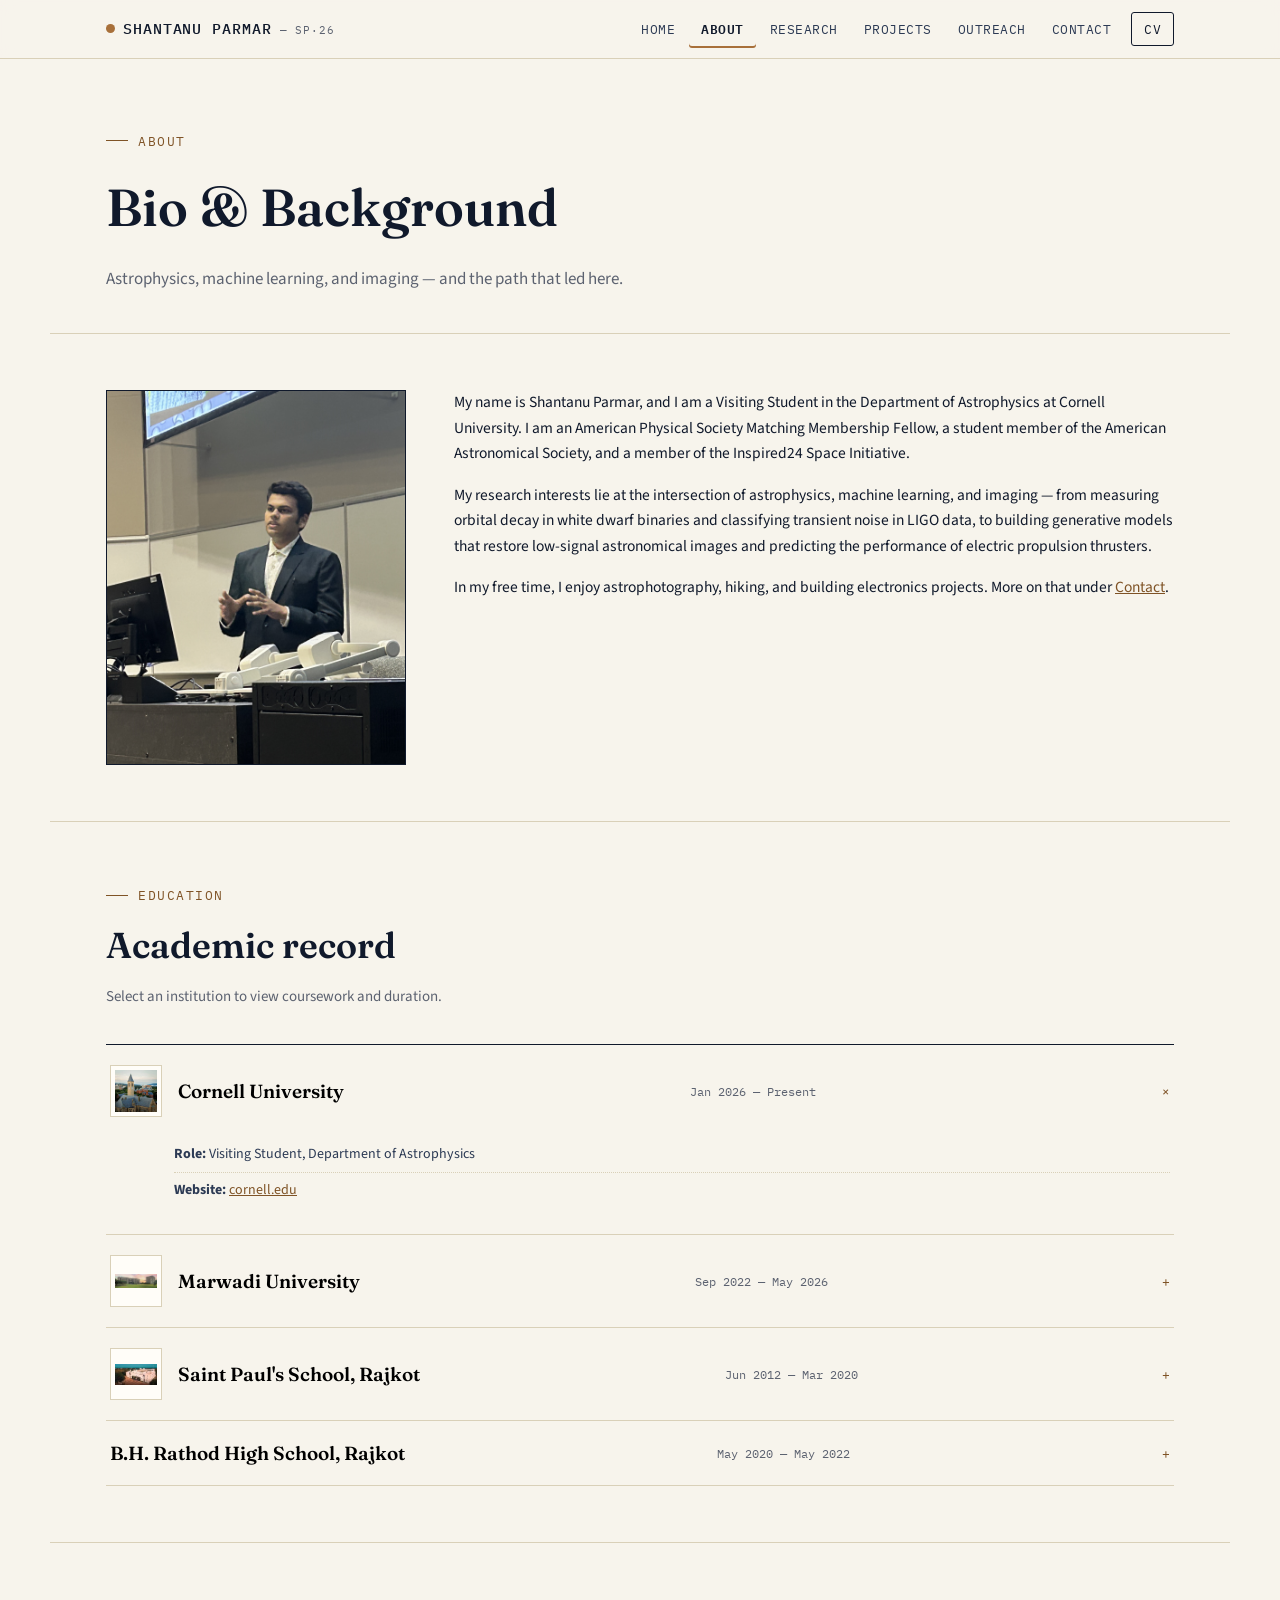
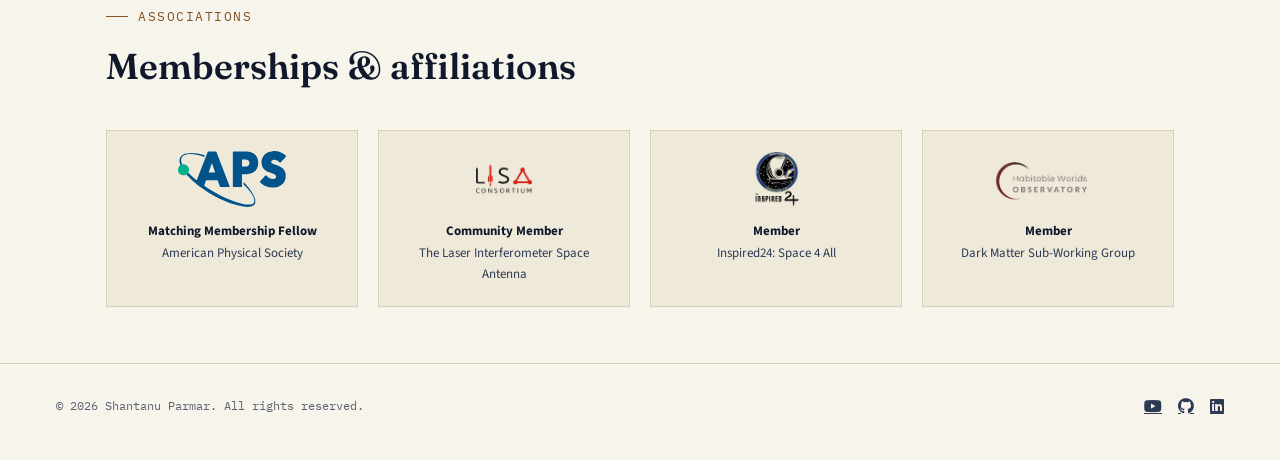
<file: about.html>
<!DOCTYPE html>
<html lang="en">
<head>
<meta charset="utf-8">
<meta name="viewport" content="width=device-width, initial-scale=1">
<title>About — Shantanu Parmar</title>
<meta name="author" content="Shantanu Parmar">
<link rel="preconnect" href="https://fonts.googleapis.com">
<link rel="preconnect" href="https://fonts.gstatic.com" crossorigin>
<link href="https://fonts.googleapis.com/css2?family=Fraunces:ital,opsz,wght@0,9..144,500;0,9..144,600;1,9..144,500&family=Source+Sans+3:wght@400;500;600;700&family=IBM+Plex+Mono:wght@400;500&display=swap" rel="stylesheet">
<link rel="stylesheet" href="https://cdnjs.cloudflare.com/ajax/libs/font-awesome/5.15.4/css/all.min.css">
<link rel="stylesheet" href="css/style.css">
</head>
<body>

<header class="site-header">
  <div class="nav-wrap">
    <a class="brand" href="index.html"><span class="mark"></span>SHANTANU PARMAR <small>&mdash; SP·26</small></a>
    <button class="nav-toggle" aria-label="Toggle navigation"><span></span></button>
    <nav class="primary-nav">
      <ul>
        <li><a href="index.html">Home</a></li>
        <li><a href="about.html" class="active">About</a></li>
        <li><a href="research.html">Research</a></li>
        <li><a href="projects.html">Projects</a></li>
        <li><a href="outreach.html">Outreach</a></li>
        <li><a href="contact.html">Contact</a></li>
        <li><a href="cv.html" class="cv-link">CV</a></li>
      </ul>
    </nav>
  </div>
</header>

<div class="page-header">
  <span class="eyebrow">About</span>
  <h1>Bio &amp; Background</h1>
  <p class="lede">Astrophysics, machine learning, and imaging — and the path that led here.</p>
</div>

<section class="section">
  <div class="about-layout">
    <div class="portrait"><img src="images/me.jpg" alt="Shantanu Parmar"></div>
    <div class="about-copy">
      <p>My name is Shantanu Parmar, and I am a Visiting Student in the Department of Astrophysics at Cornell University. I am an American Physical Society Matching Membership Fellow, a student member of the American Astronomical Society, and a member of the Inspired24 Space Initiative.</p>
      <p>My research interests lie at the intersection of astrophysics, machine learning, and imaging — from measuring orbital decay in white dwarf binaries and classifying transient noise in LIGO data, to building generative models that restore low-signal astronomical images and predicting the performance of electric propulsion thrusters.</p>
      <p>In my free time, I enjoy astrophotography, hiking, and building electronics projects. More on that under <a href="contact.html" style="color:var(--brass-deep);">Contact</a>.</p>
    </div>
  </div>
</section>

<section class="section">
  <div class="section-head">
    <span class="eyebrow">Education</span>
    <h2>Academic record</h2>
    <p>Select an institution to view coursework and duration.</p>
  </div>

  <div class="timeline">

    <div class="timeline-item open">
      <button class="timeline-head">
        <span class="inst">
          <img src="images/crnl.png" alt="Cornell University">
          <h3>Cornell University</h3>
        </span>
        <span class="yrs">Jan 2026 — Present</span>
        <span class="chev">+</span>
      </button>
      <ul class="timeline-body">
        <li><strong>Role:</strong> Visiting Student, Department of Astrophysics</li>
        <li><strong>Website:</strong> <a href="https://www.cornell.edu/" target="_blank" rel="noopener">cornell.edu</a></li>
      </ul>
    </div>

    <div class="timeline-item">
      <button class="timeline-head">
        <span class="inst">
          <img src="images/mwi.jpg" alt="Marwadi University">
          <h3>Marwadi University</h3>
        </span>
        <span class="yrs">Sep 2022 — May 2026</span>
        <span class="chev">+</span>
      </button>
      <ul class="timeline-body">
        <li><strong>Semester 1:</strong> Analog Electronics, Operational Amplifiers, Foundations of Sensor Interfacing, C Programming, Advanced Calculus</li>
        <li><strong>Semester 2:</strong> Digital Electronics &amp; Digital Logic Design, Object-Oriented Programming &amp; Core Java, CAD, Matrix &amp; Vector Calculus</li>
        <li><strong>Semester 3:</strong> Computer Organization &amp; Architecture, Data Structures with C++, Communication Engineering, Python Programming, Discrete Mathematics &amp; Graph Theory, Signals &amp; Systems, Industry 4.0</li>
        <li><strong>Semester 4:</strong> Microcontroller Interfacing, Web Development, Analog &amp; Digital Communication, Operating Systems, Probability &amp; Statistics, Database Management Systems</li>
        <li><strong>Semester 5:</strong> Digital Signal &amp; Image Processing, Algorithm Design, Computer Networks — Electives: Machine Learning, VLSI Design</li>
        <li><strong>Semester 6:</strong> Optimization Techniques, Software Engineering, Artificial Intelligence, Human-Centered Design — Electives: Computer Vision, Deep Learning</li>
        <li><strong>Semester 7:</strong> Management Information Systems, Mobile &amp; Pervasive Computing — Electives: Information Retrieval &amp; NLP, Generative AI</li>
        <li><strong>Semester 8:</strong> Capstone Project — Electives: Advanced Machine Learning, Cloud Technical Essentials</li>
        <li><strong>Website:</strong> <a href="https://www.marwadiuniversity.ac.in/" target="_blank" rel="noopener">marwadiuniversity.ac.in</a></li>
      </ul>
    </div>

    <div class="timeline-item">
      <button class="timeline-head">
        <span class="inst">
          <img src="images/sps.jpg" alt="Saint Paul's School">
          <h3>Saint Paul's School, Rajkot</h3>
        </span>
        <span class="yrs">Jun 2012 — Mar 2020</span>
        <span class="chev">+</span>
      </button>
      <ul class="timeline-body">
        <li><strong>Grade:</strong> 3 to 10</li>
        <li><strong>Coursework:</strong> Mathematics, Sciences (Physics, Chemistry, Biology), Humanities (Moral Science, History &amp; Civics, Geography), World Languages (English, French), Visual Art, Performing Art, Community Service, Computer Applications &amp; Programming, Laboratory Sciences</li>
        <li><strong>Website:</strong> <a href="https://www.saintpaulsrajkot.org/" target="_blank" rel="noopener">saintpaulsrajkot.org</a></li>
      </ul>
    </div>

    <div class="timeline-item">
      <button class="timeline-head">
        <span class="inst">
          <h3>B.H. Rathod High School, Rajkot</h3>
        </span>
        <span class="yrs">May 2020 — May 2022</span>
        <span class="chev">+</span>
      </button>
      <ul class="timeline-body">
        <li><strong>Grade:</strong> 11 to 12</li>
        <li><strong>Coursework:</strong> Pre-Calculus, Advanced Mathematics, Laboratory Sciences (Physics &amp; Chemistry), World Languages (English), Web Development, Java Applications</li>
      </ul>
    </div>

  </div>
</section>

<section class="section" style="border-bottom:none;">
  <div class="section-head">
    <span class="eyebrow">Associations</span>
    <h2>Memberships &amp; affiliations</h2>
  </div>
  <div class="assoc-grid">
    <div class="assoc-card">
      <a href="https://www.aps.org/" target="_blank" rel="noopener"><img src="images/aps.svg" alt="American Physical Society"></a>
      <p><b>Matching Membership Fellow</b><br>American Physical Society</p>
    </div>
    <div class="assoc-card">
      <a href="https://www.lisamission.org/" target="_blank" rel="noopener"><img src="images/lisa.png" alt="LISA Mission"></a>
      <p><b>Community Member</b><br>The Laser Interferometer Space Antenna</p>
    </div>
    <div class="assoc-card">
      <a href="https://theinspired24.com/" target="_blank" rel="noopener"><img src="images/i24.png" alt="Inspired24"></a>
      <p><b>Member</b><br>Inspired24: Space 4 All</p>
    </div>
    <div class="assoc-card">
      <a href="https://habitableworldsobservatory.org/home" target="_blank" rel="noopener"><img src="images/hwo.png" alt="Habitable Worlds Observatory"></a>
      <p><b>Member</b><br>Dark Matter Sub-Working Group</p>
    </div>
  </div>
</section>

<footer class="site-footer">
  <div class="footer-inner">
    <span class="copy">© 2026 Shantanu Parmar. All rights reserved.</span>
    <ul class="icons">
      <li><a href="https://youtube.com/@explorare_infinitas" target="_blank" rel="noopener" class="fab fa-youtube" aria-label="YouTube"></a></li>
      <li><a href="https://github.com/Shantanu-Parmar" target="_blank" rel="noopener" class="fab fa-github" aria-label="GitHub"></a></li>
      <li><a href="https://linkedin.com/in/shantanuparmar/" target="_blank" rel="noopener" class="fab fa-linkedin" aria-label="LinkedIn"></a></li>
    </ul>
  </div>
</footer>

<script src="js/main.js"></script>
</body>
</html>
</file>
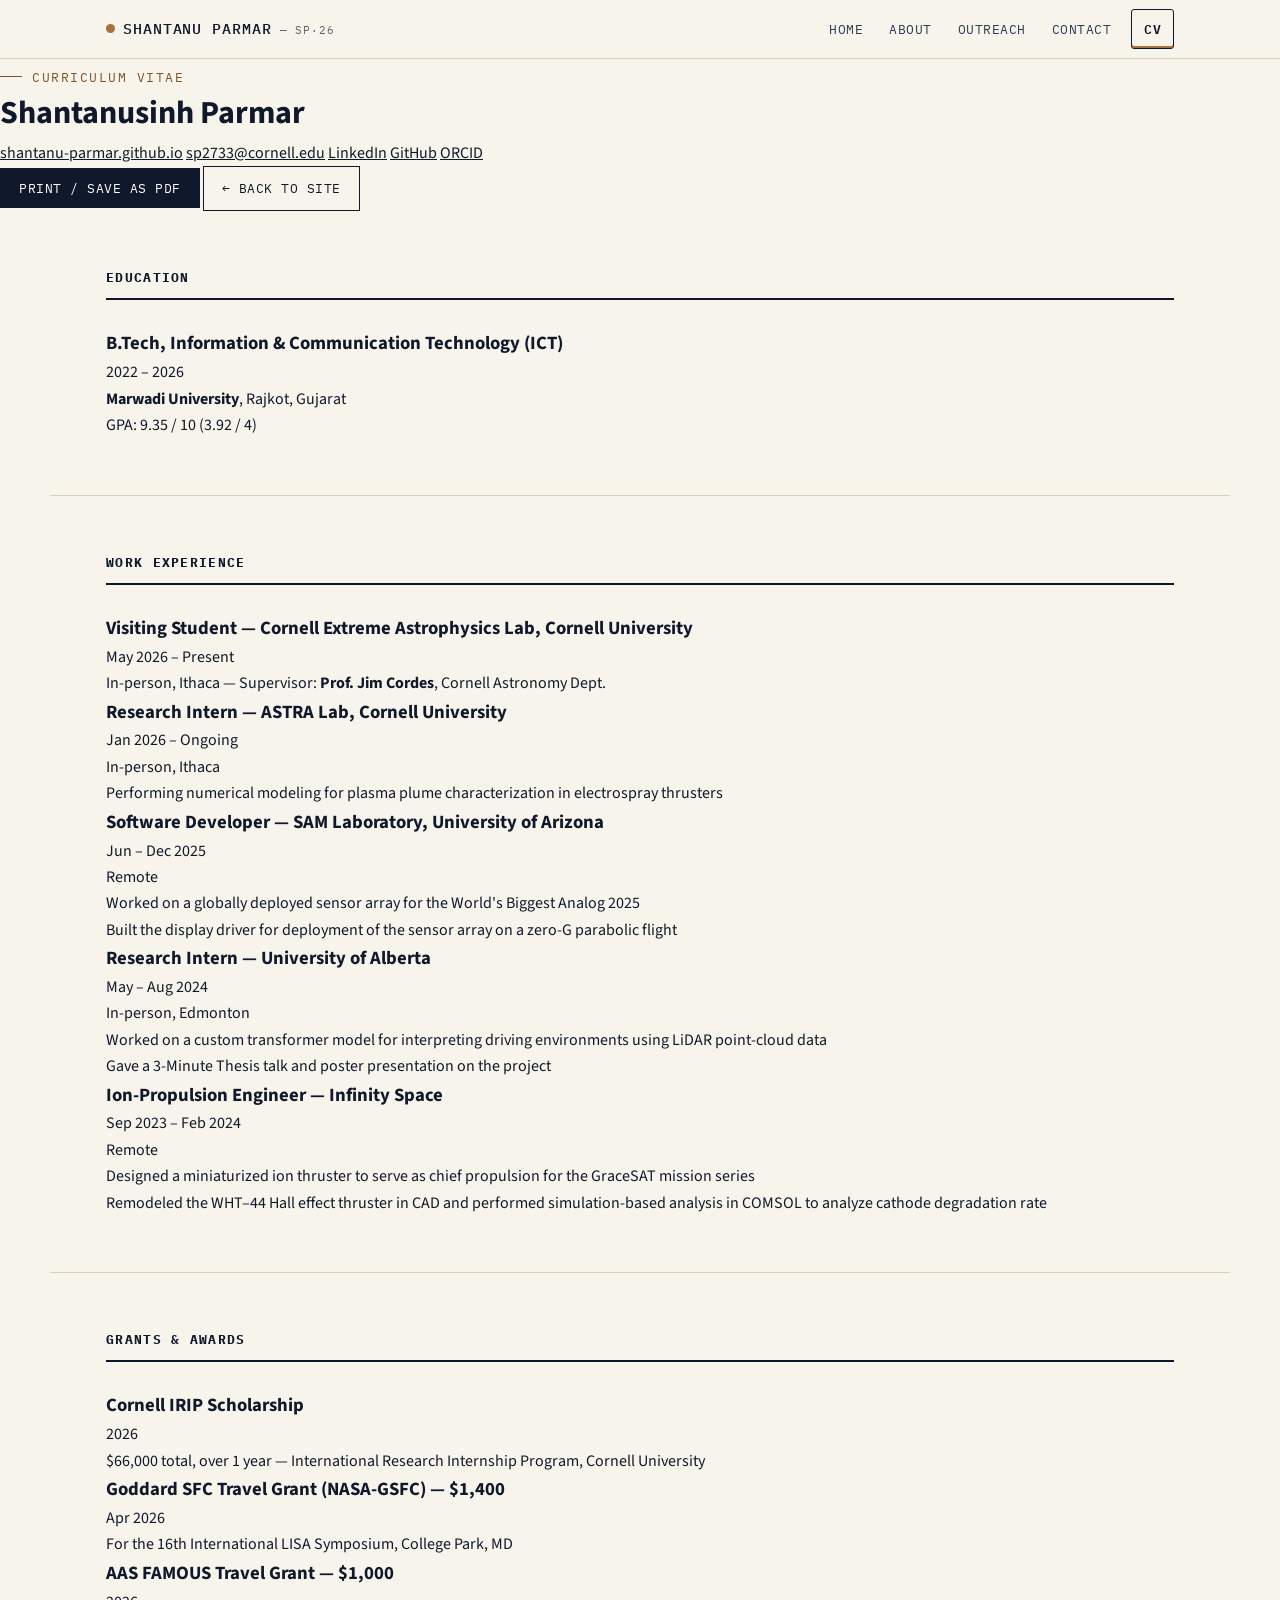
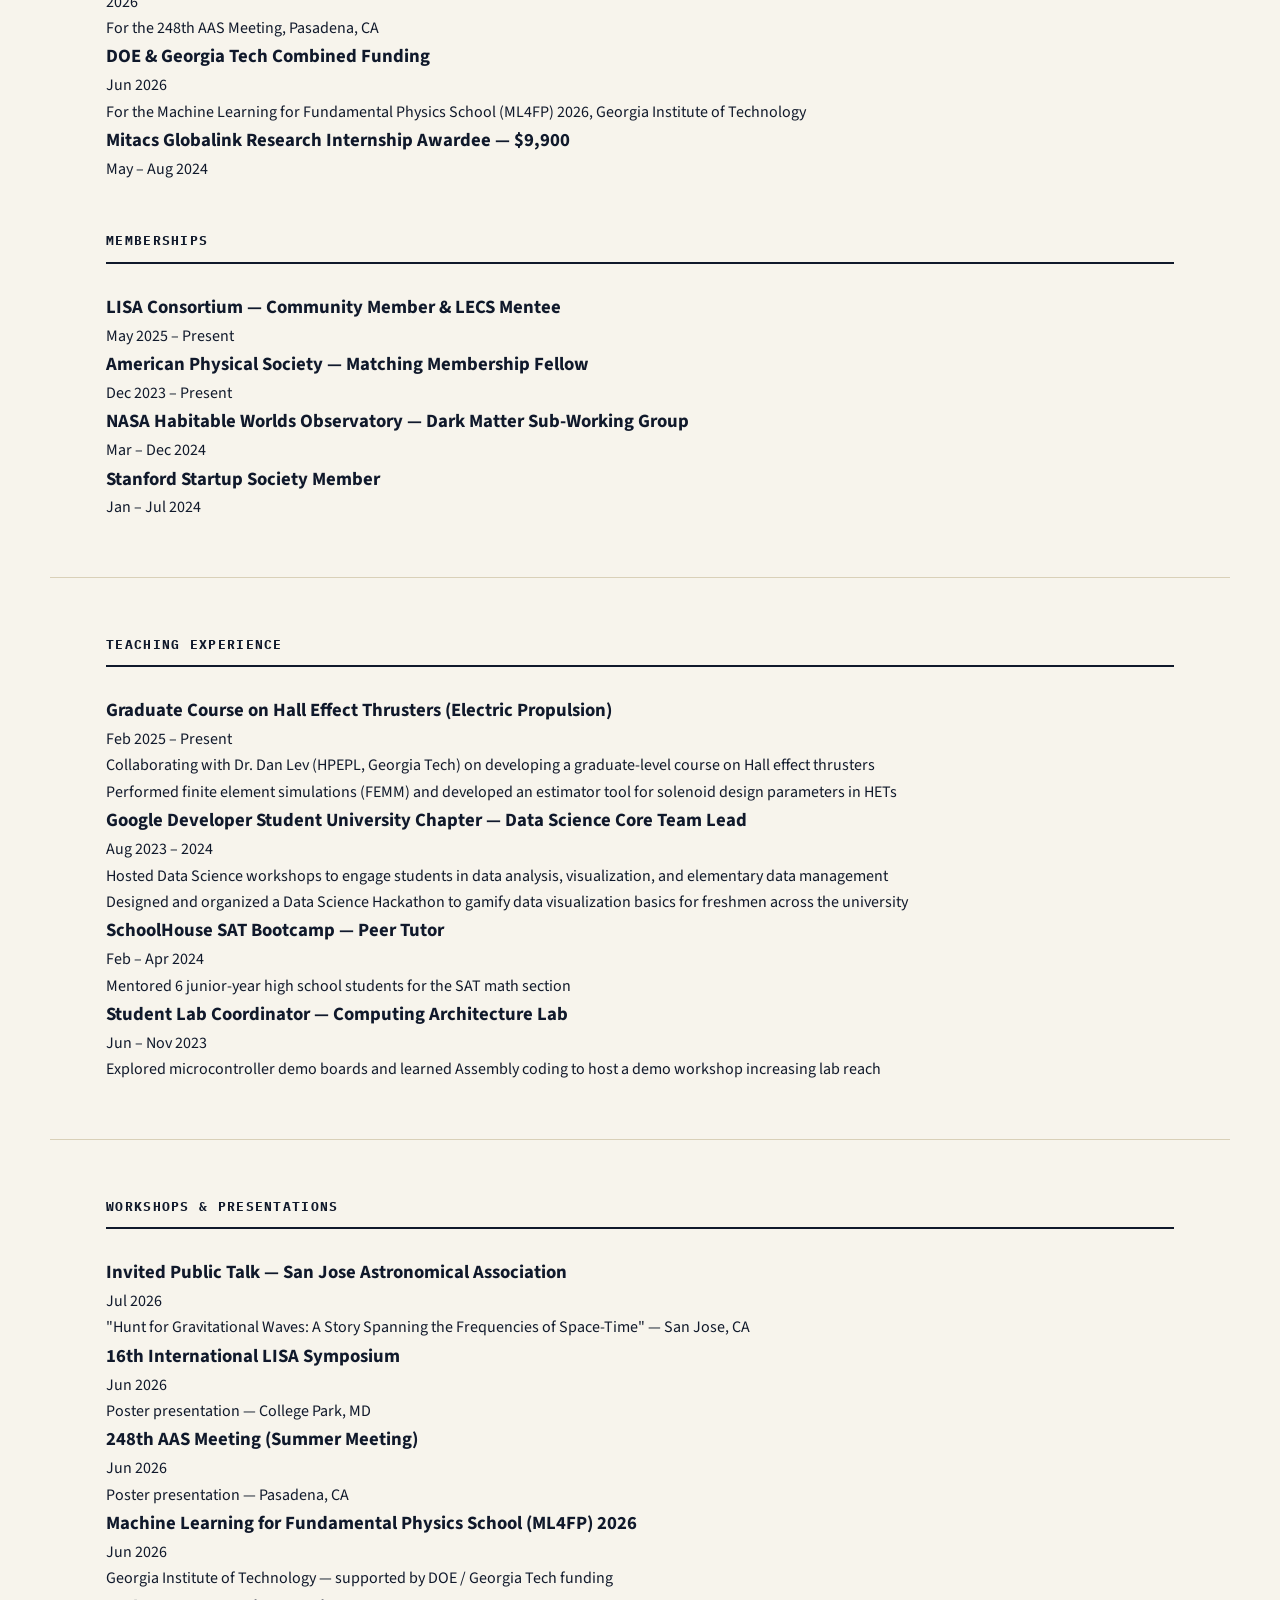
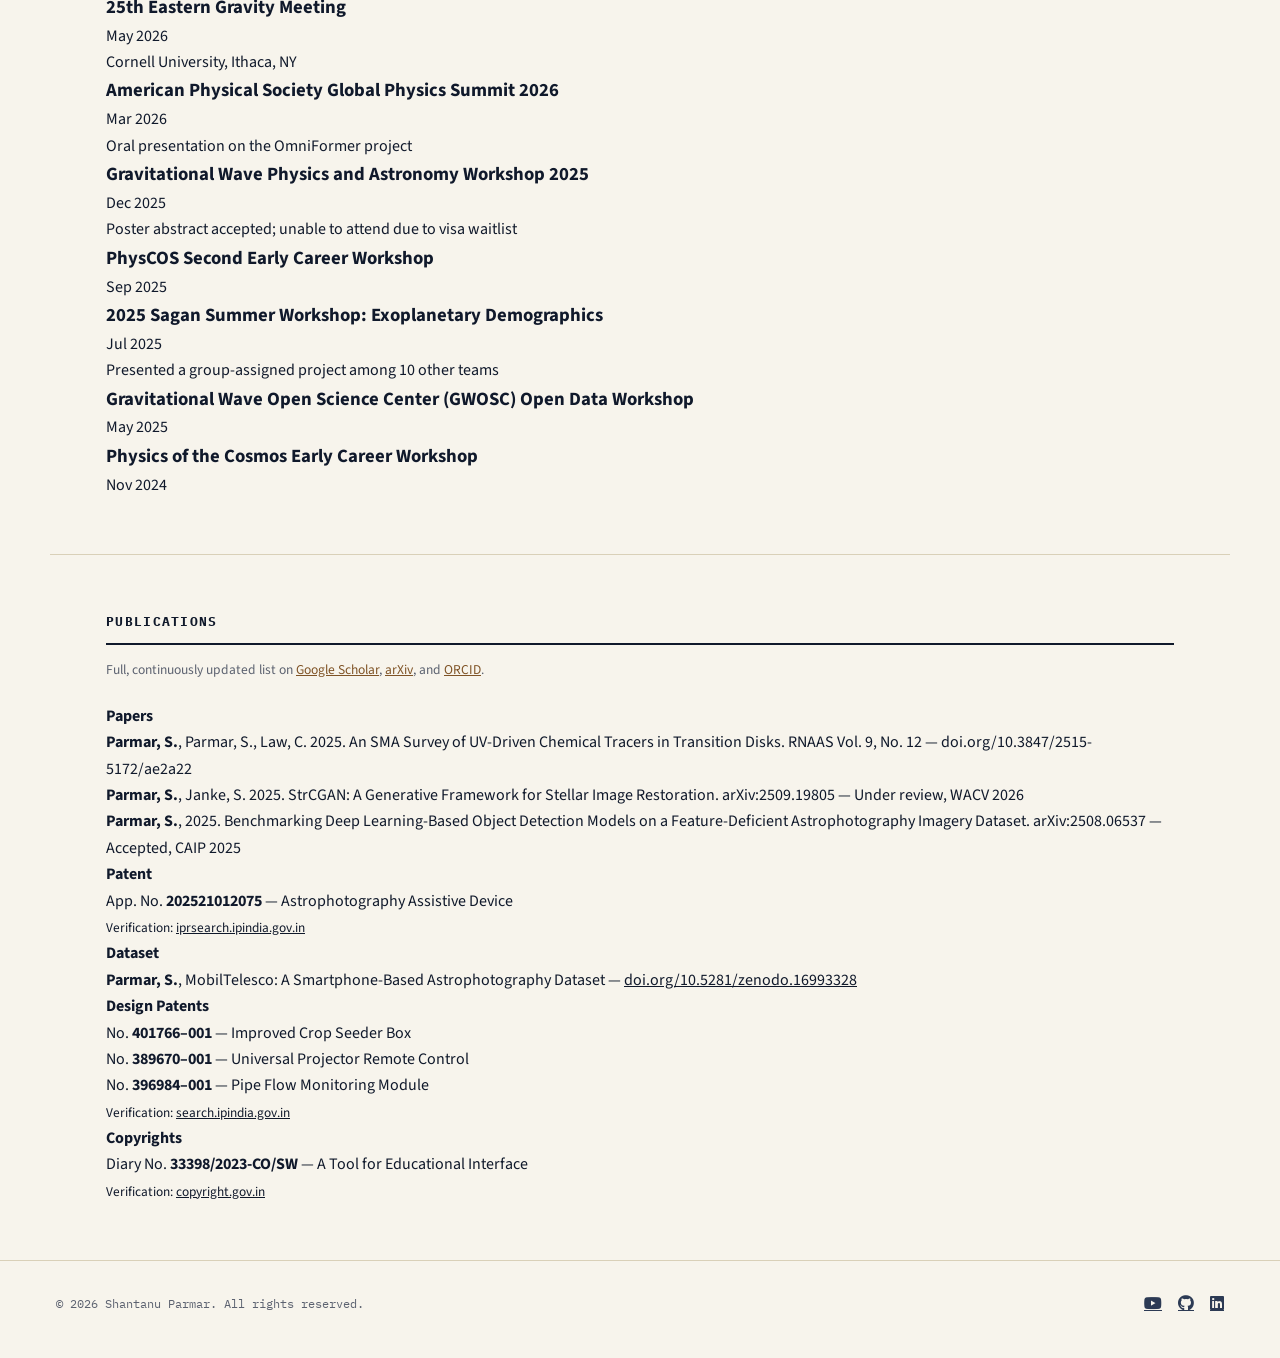
<file: cv.html>
<!DOCTYPE html>
<html lang="en">
<head>
<meta charset="utf-8">
<meta name="viewport" content="width=device-width, initial-scale=1">
<title>CV — Shantanu Parmar</title>
<meta name="author" content="Shantanu Parmar">
<link rel="preconnect" href="https://fonts.googleapis.com">
<link rel="preconnect" href="https://fonts.gstatic.com" crossorigin>
<link href="https://fonts.googleapis.com/css2?family=Fraunces:ital,opsz,wght@0,9..144,500;0,9..144,600;1,9..144,500&family=Source+Sans+3:wght@400;500;600;700&family=IBM+Plex+Mono:wght@400;500&display=swap" rel="stylesheet">
<link rel="stylesheet" href="https://cdnjs.cloudflare.com/ajax/libs/font-awesome/5.15.4/css/all.min.css">
<link rel="stylesheet" href="css/style.css">
</head>
<body>

<header class="site-header">
  <div class="nav-wrap">
    <a class="brand" href="index.html"><span class="mark"></span>SHANTANU PARMAR <small>&mdash; SP·26</small></a>
    <button class="nav-toggle" aria-label="Toggle navigation"><span></span></button>
    <nav class="primary-nav">
      <ul>
        <li><a href="index.html">Home</a></li>
        <li><a href="about.html">About</a></li>
        <li><a href="outreach.html">Outreach</a></li>
        <li><a href="contact.html">Contact</a></li>
        <li><a href="cv.html" class="cv-link active">CV</a></li>
      </ul>
    </nav>
  </div>
</header>

<div class="cv-head">
  <span class="eyebrow" style="justify-content:center;">Curriculum Vitae</span>
  <h1>Shantanusinh Parmar</h1>
  <div class="meta-row">
    <a href="index.html">shantanu-parmar.github.io</a>
    <a href="mailto:sp2733@cornell.edu">sp2733@cornell.edu</a>
    <a href="https://linkedin.com/in/shantanuparmar/" target="_blank" rel="noopener">LinkedIn</a>
    <a href="https://github.com/Shantanu-Parmar" target="_blank" rel="noopener">GitHub</a>
    <a href="https://orcid.org/0009-0008-1376-0048" target="_blank" rel="noopener">ORCID</a>
  </div>
  <div class="cv-actions">
    <button class="btn primary" onclick="window.print()">Print / Save as PDF</button>
    <a class="btn" href="index.html">← Back to site</a>
  </div>
</div>

<section class="section">
  <h2 class="domain-label" style="margin-top:0;">Education</h2>
  <div class="cv-entry">
    <div class="cv-entry-head">
      <h3>B.Tech, Information &amp; Communication Technology (ICT)</h3>
      <span class="date">2022 – 2026</span>
    </div>
    <p class="sub"><strong>Marwadi University</strong>, Rajkot, Gujarat</p>
    <ul><li>GPA: 9.35 / 10 (3.92 / 4)</li></ul>
  </div>
</section>

<section class="section">
  <h2 class="domain-label" style="margin-top:0;">Work Experience</h2>

  <div class="cv-entry">
    <div class="cv-entry-head">
      <h3>Visiting Student — Cornell Extreme Astrophysics Lab, Cornell University</h3>
      <span class="date">May 2026 – Present</span>
    </div>
    <p class="sub">In-person, Ithaca — Supervisor: <strong>Prof. Jim Cordes</strong>, Cornell Astronomy Dept.</p>
  </div>

  <div class="cv-entry">
    <div class="cv-entry-head">
      <h3>Research Intern — ASTRA Lab, Cornell University</h3>
      <span class="date">Jan 2026 – Ongoing</span>
    </div>
    <p class="sub">In-person, Ithaca</p>
    <ul><li>Performing numerical modeling for plasma plume characterization in electrospray thrusters</li></ul>
  </div>

  <div class="cv-entry">
    <div class="cv-entry-head">
      <h3>Software Developer — SAM Laboratory, University of Arizona</h3>
      <span class="date">Jun – Dec 2025</span>
    </div>
    <p class="sub">Remote</p>
    <ul>
      <li>Worked on a globally deployed sensor array for the World's Biggest Analog 2025</li>
      <li>Built the display driver for deployment of the sensor array on a zero-G parabolic flight</li>
    </ul>
  </div>

  <div class="cv-entry">
    <div class="cv-entry-head">
      <h3>Research Intern — University of Alberta</h3>
      <span class="date">May – Aug 2024</span>
    </div>
    <p class="sub">In-person, Edmonton</p>
    <ul>
      <li>Worked on a custom transformer model for interpreting driving environments using LiDAR point-cloud data</li>
      <li>Gave a 3-Minute Thesis talk and poster presentation on the project</li>
    </ul>
  </div>

  <div class="cv-entry">
    <div class="cv-entry-head">
      <h3>Ion-Propulsion Engineer — Infinity Space</h3>
      <span class="date">Sep 2023 – Feb 2024</span>
    </div>
    <p class="sub">Remote</p>
    <ul>
      <li>Designed a miniaturized ion thruster to serve as chief propulsion for the GraceSAT mission series</li>
      <li>Remodeled the WHT–44 Hall effect thruster in CAD and performed simulation-based analysis in COMSOL to analyze cathode degradation rate</li>
    </ul>
  </div>
</section>

<section class="section">
  <h2 class="domain-label" style="margin-top:0;">Grants &amp; Awards</h2>

  <div class="cv-entry">
    <div class="cv-entry-head"><h3>Cornell IRIP Scholarship</h3><span class="date">2026</span></div>
    <p class="sub">$66,000 total, over 1 year — International Research Internship Program, Cornell University</p>
  </div>
  <div class="cv-entry">
    <div class="cv-entry-head"><h3>Goddard SFC Travel Grant (NASA-GSFC) — $1,400</h3><span class="date">Apr 2026</span></div>
    <p class="sub">For the 16th International LISA Symposium, College Park, MD</p>
  </div>
  <div class="cv-entry">
    <div class="cv-entry-head"><h3>AAS FAMOUS Travel Grant — $1,000</h3><span class="date">2026</span></div>
    <p class="sub">For the 248th AAS Meeting, Pasadena, CA</p>
  </div>
  <div class="cv-entry">
    <div class="cv-entry-head"><h3>DOE &amp; Georgia Tech Combined Funding</h3><span class="date">Jun 2026</span></div>
    <p class="sub">For the Machine Learning for Fundamental Physics School (ML4FP) 2026, Georgia Institute of Technology</p>
  </div>
  <div class="cv-entry">
    <div class="cv-entry-head"><h3>Mitacs Globalink Research Internship Awardee — $9,900</h3><span class="date">May – Aug 2024</span></div>
  </div>

  <h2 class="domain-label">Memberships</h2>

  <div class="cv-entry">
    <div class="cv-entry-head"><h3>LISA Consortium — Community Member &amp; LECS Mentee</h3><span class="date">May 2025 – Present</span></div>
  </div>
  <div class="cv-entry">
    <div class="cv-entry-head"><h3>American Physical Society — Matching Membership Fellow</h3><span class="date">Dec 2023 – Present</span></div>
  </div>
  <div class="cv-entry">
    <div class="cv-entry-head"><h3>NASA Habitable Worlds Observatory — Dark Matter Sub-Working Group</h3><span class="date">Mar – Dec 2024</span></div>
  </div>
  <div class="cv-entry">
    <div class="cv-entry-head"><h3>Stanford Startup Society Member</h3><span class="date">Jan – Jul 2024</span></div>
  </div>
</section>

<section class="section">
  <h2 class="domain-label" style="margin-top:0;">Teaching Experience</h2>

  <div class="cv-entry">
    <div class="cv-entry-head">
      <h3>Graduate Course on Hall Effect Thrusters (Electric Propulsion)</h3>
      <span class="date">Feb 2025 – Present</span>
    </div>
    <ul>
      <li>Collaborating with Dr. Dan Lev (HPEPL, Georgia Tech) on developing a graduate-level course on Hall effect thrusters</li>
      <li>Performed finite element simulations (FEMM) and developed an estimator tool for solenoid design parameters in HETs</li>
    </ul>
  </div>

  <div class="cv-entry">
    <div class="cv-entry-head">
      <h3>Google Developer Student University Chapter — Data Science Core Team Lead</h3>
      <span class="date">Aug 2023 – 2024</span>
    </div>
    <ul>
      <li>Hosted Data Science workshops to engage students in data analysis, visualization, and elementary data management</li>
      <li>Designed and organized a Data Science Hackathon to gamify data visualization basics for freshmen across the university</li>
    </ul>
  </div>

  <div class="cv-entry">
    <div class="cv-entry-head">
      <h3>SchoolHouse SAT Bootcamp — Peer Tutor</h3>
      <span class="date">Feb – Apr 2024</span>
    </div>
    <ul><li>Mentored 6 junior-year high school students for the SAT math section</li></ul>
  </div>

  <div class="cv-entry">
    <div class="cv-entry-head">
      <h3>Student Lab Coordinator — Computing Architecture Lab</h3>
      <span class="date">Jun – Nov 2023</span>
    </div>
    <ul><li>Explored microcontroller demo boards and learned Assembly coding to host a demo workshop increasing lab reach</li></ul>
  </div>
</section>

<section class="section">
  <h2 class="domain-label" style="margin-top:0;">Workshops &amp; Presentations</h2>

  <div class="cv-entry">
    <div class="cv-entry-head"><h3>Invited Public Talk — San Jose Astronomical Association</h3><span class="date">Jul 2026</span></div>
    <p class="sub">"Hunt for Gravitational Waves: A Story Spanning the Frequencies of Space-Time" — San Jose, CA</p>
  </div>
  <div class="cv-entry">
    <div class="cv-entry-head"><h3>16th International LISA Symposium</h3><span class="date">Jun 2026</span></div>
    <p class="sub">Poster presentation — College Park, MD</p>
  </div>
  <div class="cv-entry">
    <div class="cv-entry-head"><h3>248th AAS Meeting (Summer Meeting)</h3><span class="date">Jun 2026</span></div>
    <p class="sub">Poster presentation — Pasadena, CA</p>
  </div>
  <div class="cv-entry">
    <div class="cv-entry-head"><h3>Machine Learning for Fundamental Physics School (ML4FP) 2026</h3><span class="date">Jun 2026</span></div>
    <p class="sub">Georgia Institute of Technology — supported by DOE / Georgia Tech funding</p>
  </div>
  <div class="cv-entry">
    <div class="cv-entry-head"><h3>25th Eastern Gravity Meeting</h3><span class="date">May 2026</span></div>
    <p class="sub">Cornell University, Ithaca, NY</p>
  </div>
  <div class="cv-entry">
    <div class="cv-entry-head"><h3>American Physical Society Global Physics Summit 2026</h3><span class="date">Mar 2026</span></div>
    <p class="sub">Oral presentation on the OmniFormer project</p>
  </div>
  <div class="cv-entry">
    <div class="cv-entry-head"><h3>Gravitational Wave Physics and Astronomy Workshop 2025</h3><span class="date">Dec 2025</span></div>
    <p class="sub">Poster abstract accepted; unable to attend due to visa waitlist</p>
  </div>
  <div class="cv-entry">
    <div class="cv-entry-head"><h3>PhysCOS Second Early Career Workshop</h3><span class="date">Sep 2025</span></div>
  </div>
  <div class="cv-entry">
    <div class="cv-entry-head"><h3>2025 Sagan Summer Workshop: Exoplanetary Demographics</h3><span class="date">Jul 2025</span></div>
    <p class="sub">Presented a group-assigned project among 10 other teams</p>
  </div>
  <div class="cv-entry">
    <div class="cv-entry-head"><h3>Gravitational Wave Open Science Center (GWOSC) Open Data Workshop</h3><span class="date">May 2025</span></div>
  </div>
  <div class="cv-entry">
    <div class="cv-entry-head"><h3>Physics of the Cosmos Early Career Workshop</h3><span class="date">Nov 2024</span></div>
  </div>
</section>

<section class="section" style="border-bottom:none;">
  <h2 class="domain-label" style="margin-top:0;">Publications</h2>
  <p style="font-size:13.5px;color:var(--slate);margin:-14px 0 22px;">Full, continuously updated list on <a href="https://scholar.google.com/citations?user=suyXiO0AAAAJ&hl=en" target="_blank" rel="noopener" style="color:var(--brass-deep);">Google Scholar</a>, <a href="https://arxiv.org/search/?query=parmar+shantanusinh&searchtype=all&source=header" target="_blank" rel="noopener" style="color:var(--brass-deep);">arXiv</a>, and <a href="https://orcid.org/0009-0008-1376-0048" target="_blank" rel="noopener" style="color:var(--brass-deep);">ORCID</a>.</p>

  <div class="pub-group">
    <h4>Papers</h4>
    <ul>
      <li><strong>Parmar, S.</strong>, Parmar, S., Law, C. 2025. An SMA Survey of UV-Driven Chemical Tracers in Transition Disks. <span class="highlight">RNAAS Vol. 9, No. 12</span> — doi.org/10.3847/2515-5172/ae2a22</li>
      <li><strong>Parmar, S.</strong>, Janke, S. 2025. StrCGAN: A Generative Framework for Stellar Image Restoration. arXiv:2509.19805 — <span class="highlight">Under review, WACV 2026</span></li>
      <li><strong>Parmar, S.</strong>, 2025. Benchmarking Deep Learning-Based Object Detection Models on a Feature-Deficient Astrophotography Imagery Dataset. arXiv:2508.06537 — <span class="highlight">Accepted, CAIP 2025</span></li>
    </ul>
  </div>

  <div class="pub-group">
    <h4>Patent</h4>
    <ul>
      <li>App. No. <strong>202521012075</strong> — Astrophotography Assistive Device<br>
        <small>Verification: <a href="https://iprsearch.ipindia.gov.in/PublicSearch/PublicationSearch/ApplicationStatus" target="_blank" rel="noopener">iprsearch.ipindia.gov.in</a></small>
      </li>
    </ul>
  </div>

  <div class="pub-group">
    <h4>Dataset</h4>
    <ul>
      <li><strong>Parmar, S.</strong>, MobilTelesco: A Smartphone-Based Astrophotography Dataset — <a href="https://doi.org/10.5281/zenodo.16993328" target="_blank" rel="noopener">doi.org/10.5281/zenodo.16993328</a></li>
    </ul>
  </div>

  <div class="pub-group">
    <h4>Design Patents</h4>
    <ul>
      <li>No. <strong>401766–001</strong> — Improved Crop Seeder Box</li>
      <li>No. <strong>389670–001</strong> — Universal Projector Remote Control</li>
      <li>No. <strong>396984–001</strong> — Pipe Flow Monitoring Module</li>
      <li><small>Verification: <a href="https://search.ipindia.gov.in/DesignApplicationStatus/" target="_blank" rel="noopener">search.ipindia.gov.in</a></small></li>
    </ul>
  </div>

  <div class="pub-group">
    <h4>Copyrights</h4>
    <ul>
      <li>Diary No. <strong>33398/2023-CO/SW</strong> — A Tool for Educational Interface</li>
      <li><small>Verification: <a href="https://copyright.gov.in/frmStatus.aspx" target="_blank" rel="noopener">copyright.gov.in</a></small></li>
    </ul>
  </div>
</section>

<footer class="site-footer">
  <div class="footer-inner">
    <span class="copy">© 2026 Shantanu Parmar. All rights reserved.</span>
    <ul class="icons">
      <li><a href="https://youtube.com/@explorare_infinitas" target="_blank" rel="noopener" class="fab fa-youtube" aria-label="YouTube"></a></li>
      <li><a href="https://github.com/Shantanu-Parmar" target="_blank" rel="noopener" class="fab fa-github" aria-label="GitHub"></a></li>
      <li><a href="https://linkedin.com/in/shantanuparmar/" target="_blank" rel="noopener" class="fab fa-linkedin" aria-label="LinkedIn"></a></li>
    </ul>
  </div>
</footer>

<script src="js/main.js"></script>
</body>
</html>
</file>
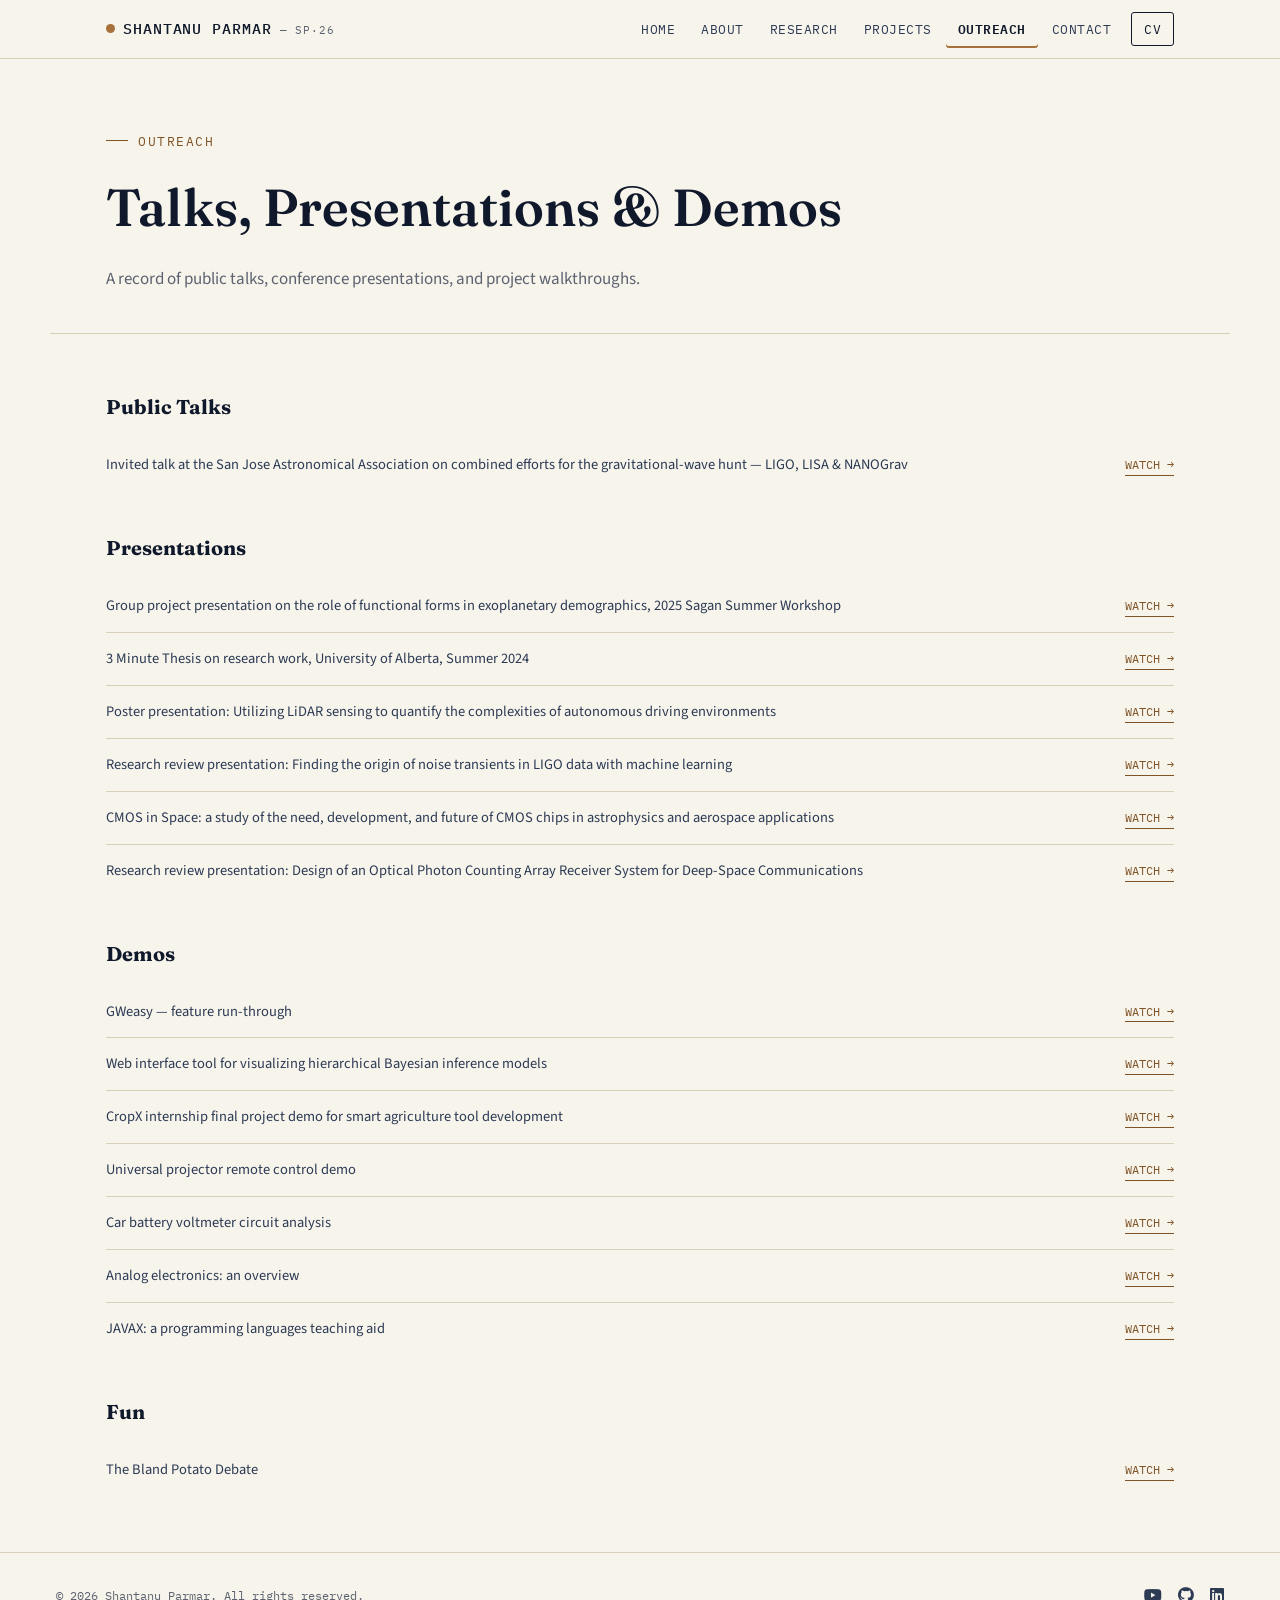
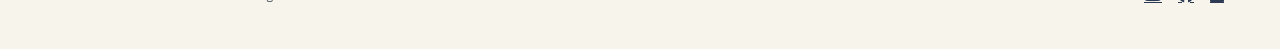
<file: outreach.html>
<!DOCTYPE html>
<html lang="en">
<head>
<meta charset="utf-8">
<meta name="viewport" content="width=device-width, initial-scale=1">
<title>Outreach — Shantanu Parmar</title>
<meta name="author" content="Shantanu Parmar">
<link rel="preconnect" href="https://fonts.googleapis.com">
<link rel="preconnect" href="https://fonts.gstatic.com" crossorigin>
<link href="https://fonts.googleapis.com/css2?family=Fraunces:ital,opsz,wght@0,9..144,500;0,9..144,600;1,9..144,500&family=Source+Sans+3:wght@400;500;600;700&family=IBM+Plex+Mono:wght@400;500&display=swap" rel="stylesheet">
<link rel="stylesheet" href="https://cdnjs.cloudflare.com/ajax/libs/font-awesome/5.15.4/css/all.min.css">
<link rel="stylesheet" href="css/style.css">
</head>
<body>

<header class="site-header">
  <div class="nav-wrap">
    <a class="brand" href="index.html"><span class="mark"></span>SHANTANU PARMAR <small>&mdash; SP·26</small></a>
    <button class="nav-toggle" aria-label="Toggle navigation"><span></span></button>
    <nav class="primary-nav">
      <ul>
        <li><a href="index.html">Home</a></li>
        <li><a href="about.html">About</a></li>
        <li><a href="research.html">Research</a></li>
        <li><a href="projects.html">Projects</a></li>
        <li><a href="outreach.html" class="active">Outreach</a></li>
        <li><a href="contact.html">Contact</a></li>
        <li><a href="cv.html" class="cv-link">CV</a></li>
      </ul>
    </nav>
  </div>
</header>

<div class="page-header">
  <span class="eyebrow">Outreach</span>
  <h1>Talks, Presentations &amp; Demos</h1>
  <p class="lede">A record of public talks, conference presentations, and project walkthroughs.</p>
</div>

<section class="section" style="border-bottom:none;">

  <div class="outreach-group">
    <h3>Public Talks</h3>
    <ul class="talk-list">
      <li>
        <span class="title">Invited talk at the San Jose Astronomical Association on combined efforts for the gravitational-wave hunt — LIGO, LISA &amp; NANOGrav</span>
        <a class="watch" href="https://www.youtube.com/live/Ol9Ttk6pZEw?si=6UMzd8gJB2pAMpds" target="_blank" rel="noopener">Watch →</a>
      </li>
    </ul>
  </div>

  <div class="outreach-group">
    <h3>Presentations</h3>
    <ul class="talk-list">
      <li>
        <span class="title">Group project presentation on the role of functional forms in exoplanetary demographics, 2025 Sagan Summer Workshop</span>
        <a class="watch" href="https://www.youtube.com/watch?v=pNpWI2roCiU&t=1196s" target="_blank" rel="noopener">Watch →</a>
      </li>
      <li>
        <span class="title">3 Minute Thesis on research work, University of Alberta, Summer 2024</span>
        <a class="watch" href="https://youtu.be/cq6iX2isRGI?feature=shared" target="_blank" rel="noopener">Watch →</a>
      </li>
      <li>
        <span class="title">Poster presentation: Utilizing LiDAR sensing to quantify the complexities of autonomous driving environments</span>
        <a class="watch" href="https://youtu.be/ZJfQ9lLIwu4?feature=shared" target="_blank" rel="noopener">Watch →</a>
      </li>
      <li>
        <span class="title">Research review presentation: Finding the origin of noise transients in LIGO data with machine learning</span>
        <a class="watch" href="https://youtu.be/AHohjfhf1SA?feature=shared" target="_blank" rel="noopener">Watch →</a>
      </li>
      <li>
        <span class="title">CMOS in Space: a study of the need, development, and future of CMOS chips in astrophysics and aerospace applications</span>
        <a class="watch" href="https://youtu.be/TGOuu1fu7ig?feature=shared" target="_blank" rel="noopener">Watch →</a>
      </li>
      <li>
        <span class="title">Research review presentation: Design of an Optical Photon Counting Array Receiver System for Deep-Space Communications</span>
        <a class="watch" href="https://youtu.be/FA2wTzQb3mQ?feature=shared" target="_blank" rel="noopener">Watch →</a>
      </li>
    </ul>
  </div>

  <div class="outreach-group">
    <h3>Demos</h3>
    <ul class="talk-list">
      <li>
        <span class="title">GWeasy — feature run-through</span>
        <a class="watch" href="https://youtu.be/CDxWiw97lrM?si=E1Smq4VmztHxjcb4" target="_blank" rel="noopener">Watch →</a>
      </li>
      <li>
        <span class="title">Web interface tool for visualizing hierarchical Bayesian inference models</span>
        <a class="watch" href="https://youtu.be/s98aWEHlVk4" target="_blank" rel="noopener">Watch →</a>
      </li>
      <li>
        <span class="title">CropX internship final project demo for smart agriculture tool development</span>
        <a class="watch" href="https://youtu.be/4HdpIb3r6qQ" target="_blank" rel="noopener">Watch →</a>
      </li>
      <li>
        <span class="title">Universal projector remote control demo</span>
        <a class="watch" href="https://youtu.be/r3gWq5gHimU" target="_blank" rel="noopener">Watch →</a>
      </li>
      <li>
        <span class="title">Car battery voltmeter circuit analysis</span>
        <a class="watch" href="https://youtu.be/12JzNSa8sSY" target="_blank" rel="noopener">Watch →</a>
      </li>
      <li>
        <span class="title">Analog electronics: an overview</span>
        <a class="watch" href="https://youtu.be/xVHjPtb3rEc" target="_blank" rel="noopener">Watch →</a>
      </li>
      <li>
        <span class="title">JAVAX: a programming languages teaching aid</span>
        <a class="watch" href="https://youtu.be/12JzNSa8sSY" target="_blank" rel="noopener">Watch →</a>
      </li>
    </ul>
  </div>

  <div class="outreach-group">
    <h3>Fun</h3>
    <ul class="talk-list">
      <li>
        <span class="title">The Bland Potato Debate</span>
        <a class="watch" href="https://youtu.be/zDvdRJ1b73E?feature=shared" target="_blank" rel="noopener">Watch →</a>
      </li>
    </ul>
  </div>

</section>

<footer class="site-footer">
  <div class="footer-inner">
    <span class="copy">© 2026 Shantanu Parmar. All rights reserved.</span>
    <ul class="icons">
      <li><a href="https://youtube.com/@explorare_infinitas" target="_blank" rel="noopener" class="fab fa-youtube" aria-label="YouTube"></a></li>
      <li><a href="https://github.com/Shantanu-Parmar" target="_blank" rel="noopener" class="fab fa-github" aria-label="GitHub"></a></li>
      <li><a href="https://linkedin.com/in/shantanuparmar/" target="_blank" rel="noopener" class="fab fa-linkedin" aria-label="LinkedIn"></a></li>
    </ul>
  </div>
</footer>

<script src="js/main.js"></script>
</body>
</html>
</file>
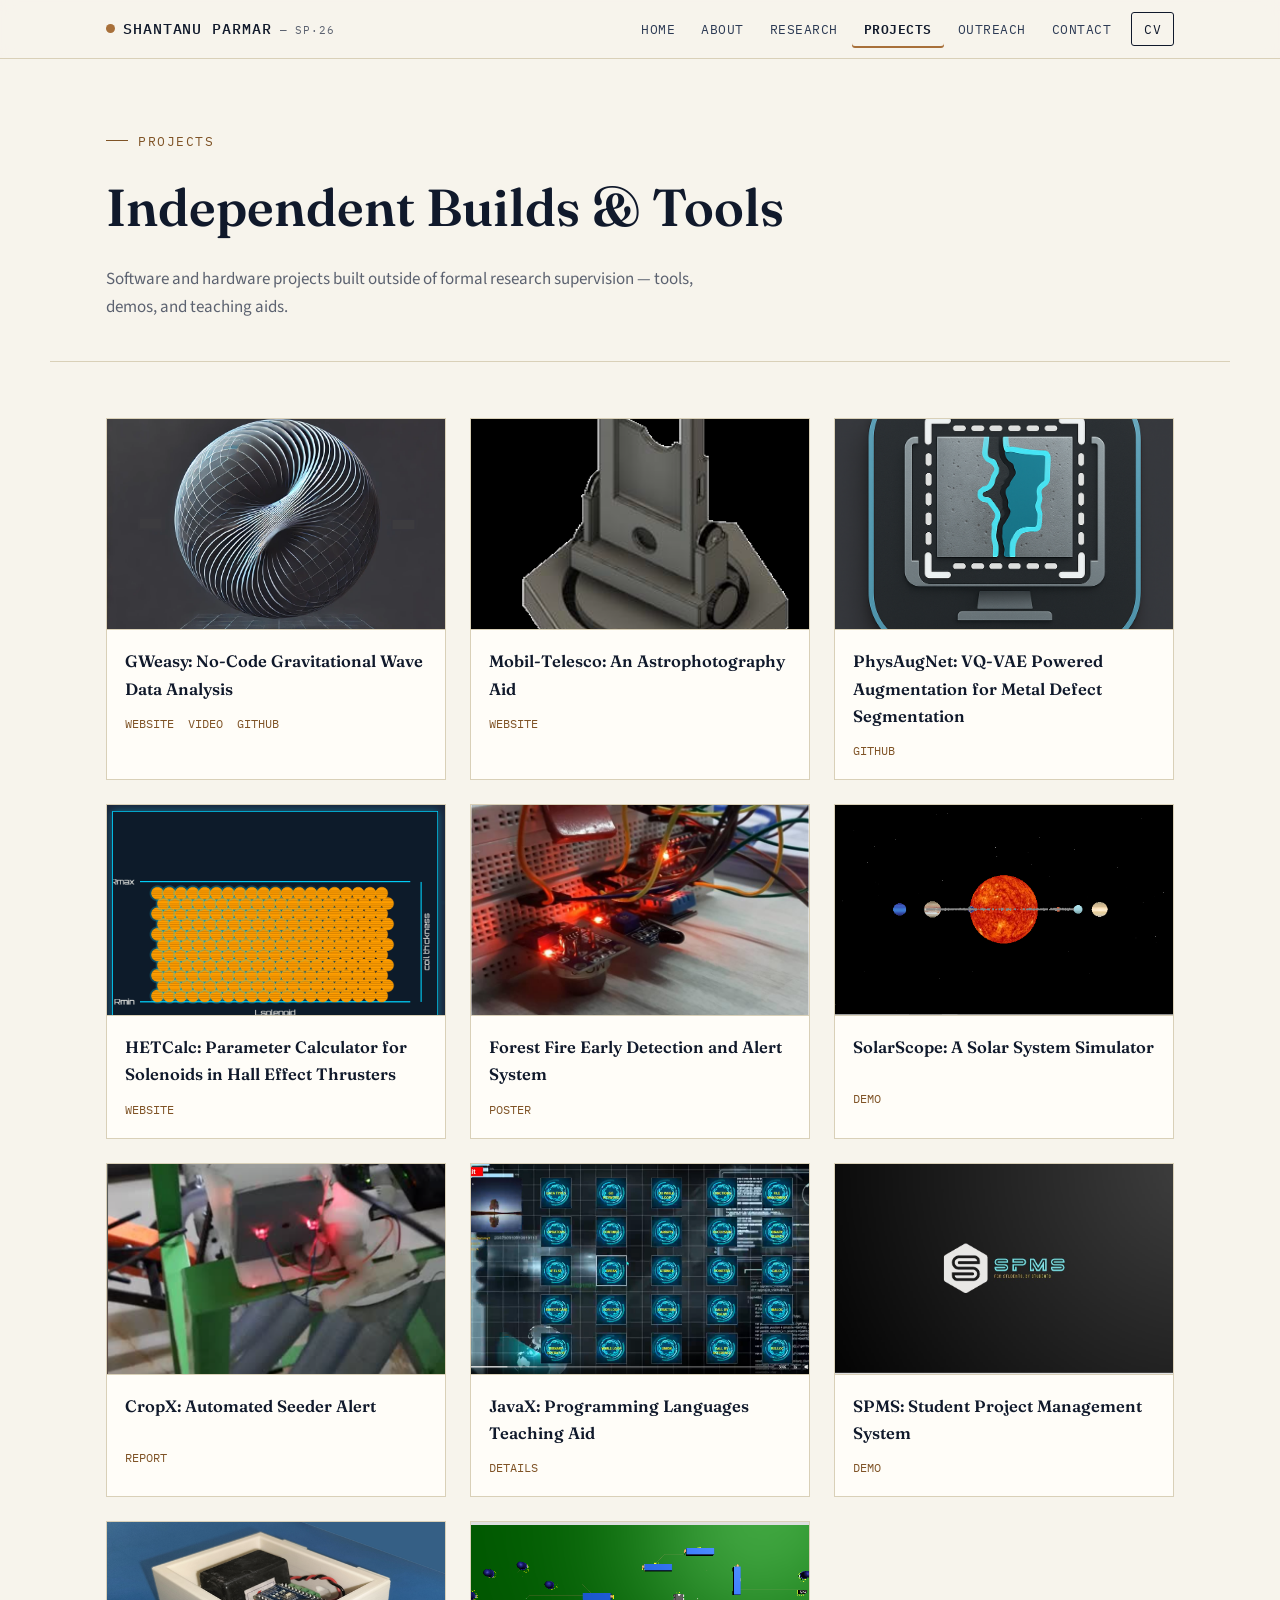
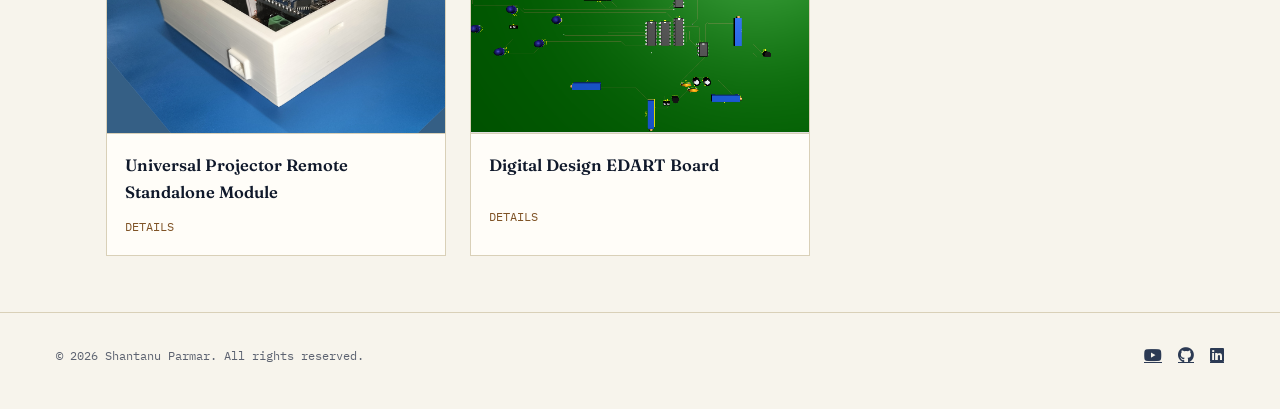
<file: projects.html>
<!DOCTYPE html>
<html lang="en">
<head>
<meta charset="utf-8">
<meta name="viewport" content="width=device-width, initial-scale=1">
<title>Projects — Shantanu Parmar</title>
<meta name="author" content="Shantanu Parmar">
<link rel="preconnect" href="https://fonts.googleapis.com">
<link rel="preconnect" href="https://fonts.gstatic.com" crossorigin>
<link href="https://fonts.googleapis.com/css2?family=Fraunces:ital,opsz,wght@0,9..144,500;0,9..144,600;1,9..144,500&family=Source+Sans+3:wght@400;500;600;700&family=IBM+Plex+Mono:wght@400;500&display=swap" rel="stylesheet">
<link rel="stylesheet" href="https://cdnjs.cloudflare.com/ajax/libs/font-awesome/5.15.4/css/all.min.css">
<link rel="stylesheet" href="css/style.css">
</head>
<body>

<header class="site-header">
  <div class="nav-wrap">
    <a class="brand" href="index.html"><span class="mark"></span>SHANTANU PARMAR <small>&mdash; SP·26</small></a>
    <button class="nav-toggle" aria-label="Toggle navigation"><span></span></button>
    <nav class="primary-nav">
      <ul>
        <li><a href="index.html">Home</a></li>
        <li><a href="about.html">About</a></li>
        <li><a href="research.html">Research</a></li>
        <li><a href="projects.html" class="active">Projects</a></li>
        <li><a href="outreach.html">Outreach</a></li>
        <li><a href="contact.html">Contact</a></li>
        <li><a href="cv.html" class="cv-link">CV</a></li>
      </ul>
    </nav>
  </div>
</header>

<div class="page-header">
  <span class="eyebrow">Projects</span>
  <h1>Independent Builds &amp; Tools</h1>
  <p class="lede">Software and hardware projects built outside of formal research supervision — tools, demos, and teaching aids.</p>
</div>

<section class="section" style="border-bottom:none;">
  <div class="project-grid">

    <div class="project-card">
      <div class="thumb"><img src="images/gweasy.png" alt="GWeasy"></div>
      <div class="body">
        <h3>GWeasy: No-Code Gravitational Wave Data Analysis</h3>
        <div class="links">
          <a href="https://shantanu-parmar.github.io/GWeasy/" target="_blank" rel="noopener">Website</a>
          <a href="https://youtu.be/CDxWiw97lrM" target="_blank" rel="noopener">Video</a>
          <a href="https://github.com/Shantanu-Parmar/GWeasy" target="_blank" rel="noopener">GitHub</a>
        </div>
      </div>
    </div>

    <div class="project-card">
      <div class="thumb"><img src="images/mobil.png" alt="Mobil-Telesco"></div>
      <div class="body">
        <h3>Mobil-Telesco: An Astrophotography Aid</h3>
        <div class="links"><a href="https://shantanu-parmar.github.io/MobilTelesco" target="_blank" rel="noopener">Website</a></div>
      </div>
    </div>

    <div class="project-card">
      <div class="thumb"><img src="images/PhyAug.png" alt="PhysAugNet"></div>
      <div class="body">
        <h3>PhysAugNet: VQ-VAE Powered Augmentation for Metal Defect Segmentation</h3>
        <div class="links"><a href="https://github.com/Shantanu-Parmar/PhysAugNet" target="_blank" rel="noopener">GitHub</a></div>
      </div>
    </div>

    <div class="project-card">
      <div class="thumb"><img src="images/HET.png" alt="HETCalc"></div>
      <div class="body">
        <h3>HETCalc: Parameter Calculator for Solenoids in Hall Effect Thrusters</h3>
        <div class="links"><a href="https://shantanu-parmar.github.io/HETcalc/" target="_blank" rel="noopener">Website</a></div>
      </div>
    </div>

    <div class="project-card">
      <div class="thumb"><img src="images/FFEDAS.png" alt="Forest Fire Early Detection and Alert System"></div>
      <div class="body">
        <h3>Forest Fire Early Detection and Alert System</h3>
        <div class="links"><a href="https://drive.google.com/file/d/1kI9WK7QL4fjttObeYHD2ywoJUrjJU50w/view" target="_blank" rel="noopener">Poster</a></div>
      </div>
    </div>

    <div class="project-card">
      <div class="thumb"><img src="images/sol.png" alt="SolarScope"></div>
      <div class="body">
        <h3>SolarScope: A Solar System Simulator</h3>
        <div class="links"><a href="https://Shantanu-Parmar.github.io/SolarModel/at2/beginner.html" target="_blank" rel="noopener">Demo</a></div>
      </div>
    </div>

    <div class="project-card">
      <div class="thumb"><img src="images/agro2.png" alt="CropX Automated Seeder Alert"></div>
      <div class="body">
        <h3>CropX: Automated Seeder Alert</h3>
        <div class="links"><a href="https://www.instructables.com/Automated-Seeder-Alert-System/" target="_blank" rel="noopener">Report</a></div>
      </div>
    </div>

    <div class="project-card">
      <div class="thumb"><img src="images/JavaX.png" alt="JavaX"></div>
      <div class="body">
        <h3>JavaX: Programming Languages Teaching Aid</h3>
        <div class="links"><a href="https://github.com/Shantanu-Parmar/CX" target="_blank" rel="noopener">Details</a></div>
      </div>
    </div>

    <div class="project-card">
      <div class="thumb"><img src="images/spms.png" alt="SPMS"></div>
      <div class="body">
        <h3>SPMS: Student Project Management System</h3>
        <div class="links"><a href="https://Shantanu-Parmar.github.io/SPMS/src/index.html" target="_blank" rel="noopener">Demo</a></div>
      </div>
    </div>

    <div class="project-card">
      <div class="thumb"><img src="images/rem.png" alt="Universal Projector Remote"></div>
      <div class="body">
        <h3>Universal Projector Remote Standalone Module</h3>
        <div class="links"><a href="https://www.instructables.com/Universal-Projector-Remote-Control/" target="_blank" rel="noopener">Details</a></div>
      </div>
    </div>

    <div class="project-card">
      <div class="thumb"><img src="images/dart.png" alt="EDART board"></div>
      <div class="body">
        <h3>Digital Design EDART Board</h3>
        <div class="links"><a href="https://drive.google.com/file/d/1SGVEfEAM2E1SqOhNNuCPtn7fdoIbxQLK/view" target="_blank" rel="noopener">Details</a></div>
      </div>
    </div>

  </div>
</section>

<footer class="site-footer">
  <div class="footer-inner">
    <span class="copy">© 2026 Shantanu Parmar. All rights reserved.</span>
    <ul class="icons">
      <li><a href="https://youtube.com/@explorare_infinitas" target="_blank" rel="noopener" class="fab fa-youtube" aria-label="YouTube"></a></li>
      <li><a href="https://github.com/Shantanu-Parmar" target="_blank" rel="noopener" class="fab fa-github" aria-label="GitHub"></a></li>
      <li><a href="https://linkedin.com/in/shantanuparmar/" target="_blank" rel="noopener" class="fab fa-linkedin" aria-label="LinkedIn"></a></li>
    </ul>
  </div>
</footer>

<script src="js/main.js"></script>
</body>
</html>
</file>
<file: css/style.css>
/* ==========================================================================
   Shantanu Parmar — Academic site
   Design tokens
   ========================================================================== */
:root {
  /* Color */
  --ink:        #10192b;   /* primary dark ink — text, nav */
  --ink-soft:   #2c3a54;   /* secondary ink — subheads */
  --paper:      #f7f4ec;   /* warm parchment background */
  --paper-deep: #efe9d9;   /* recessed panel / card background */
  --paper-line: #d9d0b8;   /* hairline rule on paper */
  --brass:      #a8703a;   /* primary accent — links, active state */
  --brass-deep: #7f5326;   /* hover / pressed accent */
  --crimson:    #7c3230;   /* status: accepted / talk */
  --pine:       #3c5a44;   /* status: ongoing / oral */
  --slate:      #5c6270;   /* muted text */
  --white:      #fffdf8;

  /* Type */
  --font-display: 'Fraunces', 'Iowan Old Style', Georgia, serif;
  --font-body: 'Source Sans 3', 'Inter', -apple-system, BlinkMacSystemFont, sans-serif;
  --font-mono: 'IBM Plex Mono', 'SFMono-Regular', Consolas, monospace;

  /* Layout */
  --content-w: 980px;
  --wide-w: 1180px;
  --gutter: clamp(20px, 5vw, 56px);
}

/* ==========================================================================
   Reset
   ========================================================================== */
* { margin: 0; padding: 0; box-sizing: border-box; }

html {
  background: var(--paper);
  scroll-behavior: smooth;
}

body {
  font-family: var(--font-body);
  background: var(--paper);
  color: var(--ink);
  line-height: 1.65;
  font-size: 16px;
  -webkit-font-smoothing: antialiased;
}

a { color: inherit; }
img { max-width: 100%; display: block; }
ul { list-style: none; }

::selection { background: var(--brass); color: var(--white); }

:focus-visible {
  outline: 2px solid var(--brass);
  outline-offset: 3px;
}

/* faint star-field texture, used sparingly behind hero sections */
.field-tex {
  position: absolute;
  inset: 0;
  pointer-events: none;
  background-image:
    radial-gradient(1px 1px at 10% 20%, rgba(16,25,43,0.18) 0, transparent 60%),
    radial-gradient(1px 1px at 80% 10%, rgba(16,25,43,0.14) 0, transparent 60%),
    radial-gradient(1.5px 1.5px at 60% 65%, rgba(16,25,43,0.16) 0, transparent 60%),
    radial-gradient(1px 1px at 30% 80%, rgba(16,25,43,0.12) 0, transparent 60%),
    radial-gradient(1px 1px at 92% 55%, rgba(16,25,43,0.14) 0, transparent 60%),
    radial-gradient(1.5px 1.5px at 45% 35%, rgba(16,25,43,0.10) 0, transparent 60%);
  opacity: 0.9;
}

/* ==========================================================================
   Eyebrow / catalog-style labels — the page's recurring signature device.
   Modeled on astronomical object designations (e.g. "SP-01 · RESEARCH").
   ========================================================================== */
.eyebrow {
  display: inline-flex;
  align-items: center;
  gap: 10px;
  font-family: var(--font-mono);
  font-size: 12.5px;
  letter-spacing: 0.12em;
  text-transform: uppercase;
  color: var(--brass-deep);
}

.eyebrow::before {
  content: '';
  width: 22px;
  height: 1px;
  background: var(--brass-deep);
  display: inline-block;
}

/* ==========================================================================
   Header / Navigation
   ========================================================================== */
.site-header {
  position: sticky;
  top: 0;
  z-index: 100;
  background: rgba(247, 244, 236, 0.92);
  backdrop-filter: blur(8px);
  border-bottom: 1px solid var(--paper-line);
}

.nav-wrap {
  max-width: var(--wide-w);
  margin: 0 auto;
  padding: 16px var(--gutter);
  display: flex;
  align-items: center;
  justify-content: space-between;
  gap: 24px;
}

.brand {
  font-family: var(--font-mono);
  font-size: 15px;
  font-weight: 500;
  letter-spacing: 0.06em;
  text-decoration: none;
  color: var(--ink);
  display: flex;
  align-items: baseline;
  gap: 8px;
  white-space: nowrap;
}

.brand .mark {
  display: inline-block;
  width: 9px;
  height: 9px;
  border-radius: 50%;
  background: var(--brass);
  transform: translateY(-1px);
}

.brand small {
  font-size: 11px;
  color: var(--slate);
  font-weight: 400;
}

nav.primary-nav ul {
  display: flex;
  align-items: center;
  gap: 2px;
  flex-wrap: wrap;
}

nav.primary-nav a {
  font-family: var(--font-mono);
  font-size: 12.5px;
  letter-spacing: 0.04em;
  text-transform: uppercase;
  text-decoration: none;
  color: var(--ink-soft);
  padding: 8px 12px;
  border-radius: 3px;
  transition: color 0.15s ease, background 0.15s ease;
}

nav.primary-nav a:hover { color: var(--brass-deep); background: var(--paper-deep); }

nav.primary-nav a.active {
  color: var(--ink);
  font-weight: 600;
  box-shadow: inset 0 -2px 0 var(--brass);
}

nav.primary-nav a.cv-link {
  border: 1px solid var(--ink);
  color: var(--ink);
  margin-left: 6px;
}
nav.primary-nav a.cv-link:hover { background: var(--ink); color: var(--white); }

.nav-toggle {
  display: none;
  background: none;
  border: 1px solid var(--ink);
  width: 38px;
  height: 34px;
  border-radius: 3px;
  cursor: pointer;
  align-items: center;
  justify-content: center;
}
.nav-toggle span, .nav-toggle span::before, .nav-toggle span::after {
  content: '';
  display: block;
  width: 18px;
  height: 1.5px;
  background: var(--ink);
  position: relative;
}
.nav-toggle span::before { position: absolute; top: -6px; }
.nav-toggle span::after { position: absolute; top: 6px; }

@media (max-width: 880px) {
  .nav-toggle { display: flex; }
  nav.primary-nav {
    display: none;
    width: 100%;
    order: 3;
  }
  nav.primary-nav.open { display: block; }
  nav.primary-nav ul { flex-direction: column; align-items: stretch; padding: 10px 0 4px; }
  nav.primary-nav a { padding: 10px 4px; }
  .nav-wrap { flex-wrap: wrap; }
}

/* ==========================================================================
   Page header (non-home pages)
   ========================================================================== */
.page-header {
  max-width: var(--wide-w);
  margin: 0 auto;
  padding: 64px var(--gutter) 40px;
  border-bottom: 1px solid var(--paper-line);
}

.page-header h1 {
  font-family: var(--font-display);
  font-size: clamp(34px, 5vw, 52px);
  font-weight: 600;
  margin-top: 14px;
  color: var(--ink);
}

.page-header .lede {
  font-size: 17px;
  color: var(--slate);
  max-width: 640px;
  margin-top: 14px;
}

/* ==========================================================================
   Hero (home page)
   ========================================================================== */
.hero {
  position: relative;
  overflow: hidden;
  border-bottom: 1px solid var(--paper-line);
}

.hero-inner {
  position: relative;
  z-index: 1;
  max-width: var(--wide-w);
  margin: 0 auto;
  padding: 88px var(--gutter) 72px;
  display: grid;
  grid-template-columns: 1.4fr 1fr;
  gap: 56px;
  align-items: center;
}

.hero h1 {
  font-family: var(--font-display);
  font-size: clamp(40px, 6vw, 68px);
  line-height: 1.04;
  font-weight: 600;
  color: var(--ink);
  margin: 18px 0 20px;
}

.hero h1 em {
  font-style: italic;
  color: var(--brass-deep);
}

.hero .role {
  font-size: 18px;
  color: var(--ink-soft);
  max-width: 520px;
  margin-bottom: 26px;
}

.hero .coords {
  font-family: var(--font-mono);
  font-size: 12.5px;
  color: var(--slate);
  border-top: 1px solid var(--paper-line);
  padding-top: 16px;
  margin-top: 30px;
  display: flex;
  flex-wrap: wrap;
  gap: 24px;
}

.hero-actions {
  display: flex;
  gap: 12px;
  flex-wrap: wrap;
}

.hero-portrait {
  position: relative;
  justify-self: center;
}

.hero-portrait .frame {
  width: 100%;
  max-width: 320px;
  aspect-ratio: 4/5;
  overflow: hidden;
  border: 1px solid var(--ink);
  background: var(--paper-deep);
  box-shadow: 10px 10px 0 var(--paper-line);
}

.hero-portrait img { width: 100%; height: 100%; object-fit: cover; }

.hero-portrait .tag {
  position: absolute;
  bottom: -14px;
  left: -14px;
  background: var(--ink);
  color: var(--white);
  font-family: var(--font-mono);
  font-size: 11px;
  letter-spacing: 0.08em;
  padding: 6px 10px;
}

@media (max-width: 780px) {
  .hero-inner { grid-template-columns: 1fr; padding-top: 56px; }
  .hero-portrait { order: -1; max-width: 220px; margin: 0 auto; }
}

/* ==========================================================================
   Buttons
   ========================================================================== */
.btn {
  display: inline-flex;
  align-items: center;
  gap: 8px;
  font-family: var(--font-mono);
  font-size: 12.5px;
  letter-spacing: 0.04em;
  text-transform: uppercase;
  text-decoration: none;
  padding: 11px 18px;
  border: 1px solid var(--ink);
  color: var(--ink);
  transition: all 0.15s ease;
  background: transparent;
}
.btn:hover { background: var(--ink); color: var(--white); }

.btn.primary { background: var(--ink); color: var(--white); }
.btn.primary:hover { background: var(--brass-deep); border-color: var(--brass-deep); }

.btn.small { padding: 7px 12px; font-size: 11.5px; }

/* ==========================================================================
   Sections / generic content blocks
   ========================================================================== */
.section {
  max-width: var(--wide-w);
  margin: 0 auto;
  padding: 56px var(--gutter);
  border-bottom: 1px solid var(--paper-line);
}

.section:last-of-type { border-bottom: none; }

.section-head {
  margin-bottom: 34px;
  max-width: 640px;
}

.section-head h2 {
  font-family: var(--font-display);
  font-size: clamp(26px, 3.4vw, 36px);
  font-weight: 600;
  margin-top: 10px;
}

.section-head p { color: var(--slate); margin-top: 10px; font-size: 15px; }

/* ==========================================================================
   Home — highlight strip
   ========================================================================== */
.stat-strip {
  display: grid;
  grid-template-columns: repeat(4, 1fr);
  border: 1px solid var(--ink);
}

.stat-strip div {
  padding: 22px 20px;
  border-right: 1px solid var(--paper-line);
}
.stat-strip div:last-child { border-right: none; }

.stat-strip .num {
  font-family: var(--font-display);
  font-size: 30px;
  color: var(--ink);
}
.stat-strip .label {
  font-family: var(--font-mono);
  font-size: 11px;
  letter-spacing: 0.06em;
  text-transform: uppercase;
  color: var(--slate);
  margin-top: 6px;
}

@media (max-width: 700px) {
  .stat-strip { grid-template-columns: 1fr 1fr; }
  .stat-strip div:nth-child(2) { border-right: none; }
  .stat-strip div:nth-child(1), .stat-strip div:nth-child(2) { border-bottom: 1px solid var(--paper-line); }
}

/* ==========================================================================
   Home — focus areas
   ========================================================================== */
.focus-grid {
  display: grid;
  grid-template-columns: repeat(3, 1fr);
  gap: 1px;
  background: var(--paper-line);
  border: 1px solid var(--paper-line);
}

.focus-card {
  background: var(--paper);
  padding: 28px 24px;
}

.focus-card .idx {
  font-family: var(--font-mono);
  font-size: 12px;
  color: var(--brass-deep);
}

.focus-card h3 {
  font-family: var(--font-display);
  font-size: 20px;
  margin: 10px 0 8px;
}

.focus-card p { font-size: 14.5px; color: var(--slate); }

@media (max-width: 780px) {
  .focus-grid { grid-template-columns: 1fr; }
}

/* ==========================================================================
   About page
   ========================================================================== */
.about-layout {
  display: grid;
  grid-template-columns: 300px 1fr;
  gap: 48px;
}

.about-layout .portrait {
  border: 1px solid var(--ink);
  overflow: hidden;
  aspect-ratio: 4/5;
}
.about-layout .portrait img { width: 100%; height: 100%; object-fit: cover; }

.about-copy p { margin-bottom: 16px; font-size: 15.5px; }
.about-copy p:last-child { margin-bottom: 0; }

@media (max-width: 720px) {
  .about-layout { grid-template-columns: 1fr; }
  .about-layout .portrait { max-width: 240px; margin: 0 auto; }
}

/* Education timeline */
.timeline { border-top: 1px solid var(--ink); }

.timeline-item {
  border-bottom: 1px solid var(--paper-line);
}

.timeline-head {
  width: 100%;
  display: flex;
  align-items: center;
  justify-content: space-between;
  gap: 20px;
  padding: 20px 4px;
  background: none;
  border: none;
  cursor: pointer;
  text-align: left;
  font-family: var(--font-body);
}

.timeline-head .inst {
  display: flex;
  align-items: center;
  gap: 16px;
}

.timeline-head img {
  width: 52px;
  height: 52px;
  object-fit: contain;
  background: var(--white);
  border: 1px solid var(--paper-line);
  padding: 4px;
  flex-shrink: 0;
}

.timeline-head h3 {
  font-family: var(--font-display);
  font-size: 19px;
  font-weight: 600;
}

.timeline-head .yrs {
  font-family: var(--font-mono);
  font-size: 12px;
  color: var(--slate);
  white-space: nowrap;
}

.timeline-head .chev {
  font-family: var(--font-mono);
  color: var(--brass-deep);
  transition: transform 0.2s ease;
  flex-shrink: 0;
}

.timeline-item.open .chev { transform: rotate(45deg); }

.timeline-body {
  display: none;
  padding: 0 4px 26px 68px;
}
.timeline-item.open .timeline-body { display: block; }

.timeline-body li {
  font-size: 14px;
  color: var(--ink-soft);
  padding: 6px 0;
  border-bottom: 1px dotted var(--paper-line);
}
.timeline-body li:last-child { border-bottom: none; }
.timeline-body a { color: var(--brass-deep); }

/* Associations */
.assoc-grid {
  display: grid;
  grid-template-columns: repeat(auto-fit, minmax(200px, 1fr));
  gap: 20px;
}

.assoc-card {
  border: 1px solid var(--paper-line);
  background: var(--paper-deep);
  padding: 20px;
  text-align: center;
}

.assoc-card img { height: 56px; margin: 0 auto 14px; object-fit: contain; }
.assoc-card p { font-size: 13px; color: var(--ink-soft); }
.assoc-card b { color: var(--ink); }

/* ==========================================================================
   Research
   ========================================================================== */
.domain-label {
  font-family: var(--font-mono);
  font-size: 13px;
  letter-spacing: 0.1em;
  text-transform: uppercase;
  color: var(--ink);
  border-bottom: 2px solid var(--ink);
  padding-bottom: 10px;
  margin: 48px 0 28px;
}
.domain-label:first-child { margin-top: 0; }

.research-card {
  display: grid;
  grid-template-columns: 260px 1fr;
  gap: 30px;
  padding: 30px 0;
  border-bottom: 1px solid var(--paper-line);
}
.research-card:last-child { border-bottom: none; }

.research-card .media {
  width: 100%;
  aspect-ratio: 16/10;
  overflow: hidden;
  border: 1px solid var(--ink);
  background: #000;
}
.research-card .media img, .research-card .media video { width: 100%; height: 100%; object-fit: cover; }

.research-card h3 {
  font-family: var(--font-display);
  font-size: 19px;
  font-weight: 600;
  margin-bottom: 8px;
}

.tag-row { display: flex; flex-wrap: wrap; gap: 8px; margin-bottom: 10px; }

.tag {
  font-family: var(--font-mono);
  font-size: 11px;
  letter-spacing: 0.03em;
  padding: 4px 9px;
  border: 1px solid currentColor;
}
.tag.venue { color: var(--brass-deep); }
.tag.accepted { color: var(--pine); }
.tag.talk { color: var(--crimson); }
.tag.status { color: var(--slate); }

.research-card .meta {
  font-family: var(--font-mono);
  font-size: 12px;
  color: var(--slate);
  font-style: normal;
  margin-bottom: 12px;
}

.research-card p.abstract { font-size: 14.5px; color: var(--ink-soft); margin-bottom: 14px; }

.link-row { display: flex; flex-wrap: wrap; gap: 10px; }
.link-row a {
  font-family: var(--font-mono);
  font-size: 11.5px;
  text-transform: uppercase;
  letter-spacing: 0.03em;
  text-decoration: none;
  padding: 7px 12px;
  border: 1px solid var(--ink);
  color: var(--ink);
}
.link-row a:hover { background: var(--ink); color: var(--white); }

@media (max-width: 720px) {
  .research-card { grid-template-columns: 1fr; }
}

/* ==========================================================================
   Projects
   ========================================================================== */
.project-grid {
  display: grid;
  grid-template-columns: repeat(auto-fit, minmax(260px, 1fr));
  gap: 24px;
}

.project-card {
  border: 1px solid var(--paper-line);
  background: var(--white);
  transition: box-shadow 0.15s ease, transform 0.15s ease;
}
.project-card:hover { box-shadow: 6px 6px 0 var(--paper-line); transform: translate(-2px, -2px); }

.project-card .thumb {
  aspect-ratio: 16/10;
  overflow: hidden;
  border-bottom: 1px solid var(--paper-line);
  background: var(--paper-deep);
}
.project-card .thumb img { width: 100%; height: 100%; object-fit: cover; }

.project-card .body { padding: 18px; }
.project-card h3 {
  font-family: var(--font-display);
  font-size: 16.5px;
  font-weight: 600;
  margin-bottom: 12px;
  min-height: 44px;
}

.project-card .links { display: flex; gap: 14px; flex-wrap: wrap; }
.project-card .links a {
  font-family: var(--font-mono);
  font-size: 11.5px;
  text-transform: uppercase;
  color: var(--brass-deep);
  text-decoration: none;
}
.project-card .links a:hover { text-decoration: underline; }

/* ==========================================================================
   Outreach
   ========================================================================== */
.outreach-group h3 {
  font-family: var(--font-display);
  font-size: 20px;
  margin: 40px 0 16px;
}
.outreach-group:first-child h3 { margin-top: 0; }

.talk-list li {
  border-bottom: 1px solid var(--paper-line);
  padding: 14px 0;
  display: flex;
  justify-content: space-between;
  align-items: baseline;
  gap: 16px;
  flex-wrap: wrap;
}
.talk-list li:last-child { border-bottom: none; }

.talk-list .title { font-size: 14.5px; color: var(--ink-soft); flex: 1; min-width: 220px; }

.talk-list a.watch {
  font-family: var(--font-mono);
  font-size: 11.5px;
  text-transform: uppercase;
  text-decoration: none;
  color: var(--brass-deep);
  border-bottom: 1px solid var(--brass-deep);
  white-space: nowrap;
}
.talk-list a.watch:hover { color: var(--brass); }

/* ==========================================================================
   Contact
   ========================================================================== */
.contact-grid {
  display: grid;
  grid-template-columns: repeat(auto-fit, minmax(220px, 1fr));
  gap: 1px;
  background: var(--paper-line);
  border: 1px solid var(--paper-line);
}

.contact-card {
  background: var(--paper);
  padding: 26px 22px;
}

.contact-card h3 {
  font-family: var(--font-mono);
  font-size: 12px;
  letter-spacing: 0.08em;
  text-transform: uppercase;
  color: var(--brass-deep);
  margin-bottom: 10px;
}

.contact-card a, .contact-card span { font-size: 14.5px; color: var(--ink-soft); text-decoration: none; }
.contact-card a:hover { color: var(--brass-deep); text-decoration: underline; }

.contact-card ul.icons { display: flex; gap: 16px; }
.contact-card ul.icons a { font-size: 20px; color: var(--ink); }
.contact-card ul.icons a:hover { color: var(--brass-deep); }

/* Beyond research / hobbies strip */
.photo-strip {
  display: flex;
  gap: 6px;
  overflow-x: auto;
  padding-bottom: 6px;
}
.photo-strip img {
  width: 150px;
  height: 190px;
  object-fit: cover;
  border: 1px solid var(--ink);
  flex-shrink: 0;
}

/* ==========================================================================
   Footer
   ========================================================================== */
footer.site-footer {
  border-top: 1px solid var(--paper-line);
  padding: 30px var(--gutter) 40px;
}

.footer-inner {
  max-width: var(--wide-w);
  margin: 0 auto;
  display: flex;
  justify-content: space-between;
  align-items: center;
  gap: 16px;
  flex-wrap: wrap;
}

.footer-inner .copy {
  font-family: var(--font-mono);
  font-size: 11.5px;
  color: var(--slate);
}

.footer-inner ul.icons { display: flex; gap: 16px; }
.footer-inner ul.icons a { color: var(--ink-soft); font-size: 16px; }
.footer-inner ul.icons a:hover { color: var(--brass-deep); }

/* ==========================================================================
   Utility
   ========================================================================== */
.reduced-motion, .no-motion * { transition: none !important; animation: none !important; }

@media (prefers-reduced-motion: reduce) {
  * { transition: none !important; animation: none !important; scroll-behavior: auto !important; }
}
</file>
